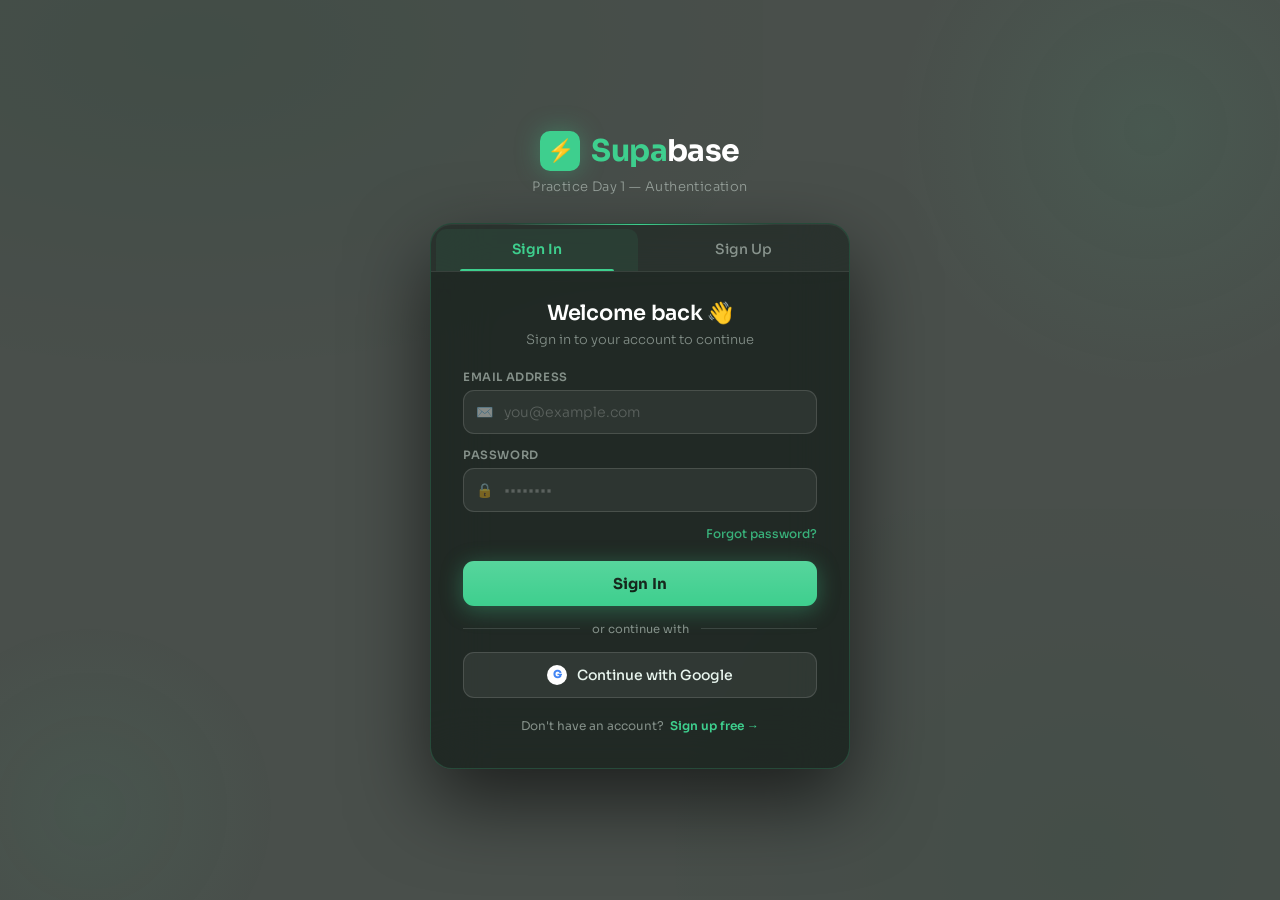
<file: folder .01/cliud.html>
<!DOCTYPE html>
<html lang="en">

<head>
    <meta charset="UTF-8">
    <meta name="viewport" content="width=device-width, initial-scale=1.0">
    <title>Supabase — Authentication</title>
    <link href="https://fonts.googleapis.com/css2?family=Sora:wght@300;400;500;600;700&display=swap" rel="stylesheet">
    <style>

        /* ══════════════════════════════════════
           RESET & BASE
        ══════════════════════════════════════ */
        *, *::before, *::after { box-sizing: border-box; margin: 0; padding: 0; }

        :root {
            --green:        #3ecf8e;
            --green-dark:   #2bb378;
            --green-glow:   rgba(62, 207, 142, 0.35);
            --glass-bg:     rgba(8, 18, 12, 0.60);
            --glass-border: rgba(62, 207, 142, 0.20);
            --text:         #e8f5ee;
            --text-muted:   rgba(232, 245, 238, 0.50);
            --input-bg:     rgba(255, 255, 255, 0.06);
            --input-border: rgba(255, 255, 255, 0.13);
            --input-focus:  rgba(62, 207, 142, 0.55);
            --shadow:       0 32px 80px rgba(0, 0, 0, 0.60);
        }

        html, body {
            min-height: 100vh;
            font-family: 'Sora', sans-serif;
            color: var(--text);
            overflow-x: hidden;
        }

        /* ══════════════════════════════════════
           BACKGROUND
        ══════════════════════════════════════ */
        body {
            background:
                radial-gradient(ellipse 80% 60% at 15% 5%,  rgba(62,207,142,0.13) 0%, transparent 60%),
                radial-gradient(ellipse 60% 80% at 85% 95%, rgba(62,207,142,0.09) 0%, transparent 55%),
                url('https://images.pexels.com/photos/531880/pexels-photo-531880.jpeg?cs=srgb&dl=pexels-pixabay-531880.jpg&fm=jpg')
                center / cover no-repeat fixed;
            display: flex;
            flex-direction: column;
            align-items: center;
            justify-content: center;
            padding: 32px 16px;
            position: relative;
        }

        /* Dark overlay */
        body::before {
            content: '';
            position: fixed;
            inset: 0;
            background: rgba(3, 12, 6, 0.72);
            z-index: 0;
            pointer-events: none;
        }

        /* Floating green orb top-right */
        body::after {
            content: '';
            position: fixed;
            width: 520px; height: 520px;
            border-radius: 50%;
            background: radial-gradient(circle, rgba(62,207,142,0.07) 0%, transparent 70%);
            top: -130px; right: -130px;
            animation: orb-drift 14s ease-in-out infinite alternate;
            z-index: 0;
            pointer-events: none;
        }

        @keyframes orb-drift {
            from { transform: translate(0, 0) scale(1); }
            to   { transform: translate(-50px, 70px) scale(1.12); }
        }

        .orb2 {
            position: fixed;
            width: 380px; height: 380px;
            border-radius: 50%;
            background: radial-gradient(circle, rgba(62,207,142,0.05) 0%, transparent 70%);
            bottom: -100px; left: -100px;
            animation: orb-drift 18s ease-in-out infinite alternate-reverse;
            z-index: 0;
            pointer-events: none;
        }

        /* ══════════════════════════════════════
           PAGE LOGO
        ══════════════════════════════════════ */
        .page-title {
            position: relative;
            z-index: 1;
            text-align: center;
            margin-bottom: 28px;
            animation: fadeDown .55s ease both;
        }

        .logo-row {
            display: flex;
            align-items: center;
            justify-content: center;
            gap: 11px;
            margin-bottom: 7px;
        }

        .logo-icon {
            width: 40px; height: 40px;
            background: var(--green);
            border-radius: 10px;
            display: flex; align-items: center; justify-content: center;
            font-size: 22px;
            box-shadow: 0 0 24px var(--green-glow);
            flex-shrink: 0;
        }

        .page-title h1 {
            font-size: 30px;
            font-weight: 700;
            letter-spacing: -0.6px;
            color: #fff;
            line-height: 1;
        }
        .page-title h1 span { color: var(--green); }

        .page-title p {
            font-size: 13px;
            color: var(--text-muted);
            font-weight: 300;
            letter-spacing: 0.4px;
        }

        /* ══════════════════════════════════════
           CSS-ONLY TAB SYSTEM
           Radio inputs sit BEFORE .auth-card
           so the general sibling selector (~) reaches it
        ══════════════════════════════════════ */
        #tab-login, #tab-signup { display: none; }

        .auth-wrapper {
            position: relative;
            z-index: 1;
            width: 100%;
            max-width: 420px;
            animation: fadeUp .65s ease both .08s;
        }

        /* ── CARD ── */
        .auth-card {
            background: var(--glass-bg);
            backdrop-filter: blur(28px);
            -webkit-backdrop-filter: blur(28px);
            border: 1px solid var(--glass-border);
            border-radius: 22px;
            box-shadow: var(--shadow), inset 0 1px 0 rgba(255,255,255,0.05);
            overflow: hidden;
            position: relative;
        }

        /* Top glow line */
        .auth-card::before {
            content: '';
            position: absolute;
            top: 0; left: 18%; right: 18%;
            height: 1px;
            background: linear-gradient(90deg, transparent, var(--green), transparent);
            z-index: 1;
        }

        /* ── TAB BAR ── */
        .tab-bar {
            display: flex;
            background: rgba(255,255,255,0.04);
            border-bottom: 1px solid rgba(255,255,255,0.07);
            padding: 5px 5px 0;
            gap: 4px;
        }

        .tab-label {
            flex: 1;
            padding: 11px 0 13px;
            text-align: center;
            font-family: 'Sora', sans-serif;
            font-size: 14px;
            font-weight: 500;
            color: var(--text-muted);
            border-radius: 10px 10px 0 0;
            cursor: pointer;
            transition: color .2s, background .2s;
            user-select: none;
            position: relative;
        }

        /* Bottom indicator line */
        .tab-label::after {
            content: '';
            position: absolute;
            bottom: 0; left: 12%; right: 12%;
            height: 2px;
            background: var(--green);
            border-radius: 2px 2px 0 0;
            opacity: 0;
            transition: opacity .2s;
        }

        /* Active states via :checked ~ */
        #tab-login:checked  ~ .auth-card .tab-bar .lbl-login,
        #tab-signup:checked ~ .auth-card .tab-bar .lbl-signup {
            color: var(--green);
            font-weight: 600;
            background: rgba(62,207,142,0.07);
        }

        #tab-login:checked  ~ .auth-card .tab-bar .lbl-login::after,
        #tab-signup:checked ~ .auth-card .tab-bar .lbl-signup::after {
            opacity: 1;
        }

        /* ── PANELS ── */
        .panels { padding: 28px 32px 32px; }
        .panel  { display: none; }

        #tab-login:checked  ~ .auth-card .panels .panel-login  { display: block; }
        #tab-signup:checked ~ .auth-card .panels .panel-signup { display: block; }

        /* ── PANEL HEADER ── */
        .panel-header {
            text-align: center;
            margin-bottom: 22px;
        }

        .panel-header h2 {
            font-size: 21px;
            font-weight: 600;
            color: #fff;
            margin-bottom: 5px;
            letter-spacing: -0.3px;
        }

        .panel-header p {
            font-size: 13px;
            color: var(--text-muted);
            font-weight: 300;
        }

        /* ══════════════════════════════════════
           FORM FIELDS
        ══════════════════════════════════════ */
        .field {
            display: flex;
            flex-direction: column;
            gap: 6px;
            margin-bottom: 14px;
        }

        .field label {
            font-size: 11.5px;
            font-weight: 600;
            color: var(--text-muted);
            letter-spacing: 0.6px;
            text-transform: uppercase;
        }

        .input-wrap {
            position: relative;
            display: flex;
            align-items: center;
        }

        .input-icon {
            position: absolute;
            left: 13px;
            font-size: 14px;
            opacity: 0.42;
            pointer-events: none;
            transition: opacity .2s;
            line-height: 1;
        }

        input[type="text"],
        input[type="email"],
        input[type="password"] {
            width: 100%;
            padding: 12px 14px 12px 40px;
            background: var(--input-bg);
            border: 1px solid var(--input-border);
            border-radius: 11px;
            font-family: 'Sora', sans-serif;
            font-size: 14px;
            font-weight: 400;
            color: var(--text);
            outline: none;
            transition: border-color .22s, background .22s, box-shadow .22s;
            caret-color: var(--green);
            -webkit-appearance: none;
        }

        input::placeholder {
            color: rgba(255, 255, 255, 0.22);
            font-weight: 300;
        }

        input:focus {
            border-color: var(--input-focus);
            background: rgba(255, 255, 255, 0.10);
            box-shadow: 0 0 0 3px rgba(62, 207, 142, 0.10);
        }

        .input-wrap:focus-within .input-icon { opacity: 0.85; }

        /* ── FORGOT LINK ── */
        .forgot-row {
            text-align: right;
            margin: -4px 0 18px;
        }

        .forgot-link {
            font-size: 12px;
            font-weight: 500;
            color: var(--green);
            text-decoration: none;
            opacity: 0.82;
            transition: opacity .15s;
        }
        .forgot-link:hover { opacity: 1; text-decoration: underline; }

        /* ══════════════════════════════════════
           BUTTONS
        ══════════════════════════════════════ */
        .btn-primary {
            display: block;
            width: 100%;
            padding: 13px;
            background: var(--green);
            color: #071a0e;
            border: none;
            border-radius: 11px;
            font-family: 'Sora', sans-serif;
            font-size: 15px;
            font-weight: 700;
            cursor: pointer;
            transition: background .2s, transform .15s, box-shadow .2s;
            letter-spacing: 0.1px;
            box-shadow: 0 4px 22px var(--green-glow);
            position: relative;
            overflow: hidden;
            margin-bottom: 14px;
            text-align: center;
        }

        .btn-primary::after {
            content: '';
            position: absolute;
            inset: 0;
            background: linear-gradient(180deg, rgba(255,255,255,0.13) 0%, transparent 100%);
            pointer-events: none;
        }

        .btn-primary:hover {
            background: var(--green-dark);
            transform: translateY(-1px);
            box-shadow: 0 8px 30px var(--green-glow);
        }

        .btn-primary:active { transform: translateY(0); }

        /* Google button */
        .btn-google {
            display: flex;
            align-items: center;
            justify-content: center;
            gap: 10px;
            width: 100%;
            padding: 12px;
            background: rgba(255, 255, 255, 0.07);
            color: var(--text);
            border: 1px solid var(--input-border);
            border-radius: 11px;
            font-family: 'Sora', sans-serif;
            font-size: 14px;
            font-weight: 500;
            cursor: pointer;
            transition: background .2s, border-color .2s, transform .15s;
        }

        .btn-google:hover {
            background: rgba(255, 255, 255, 0.13);
            border-color: rgba(255, 255, 255, 0.28);
            transform: translateY(-1px);
        }

        .btn-google:active { transform: translateY(0); }

        .g-badge {
            width: 20px; height: 20px;
            background: #fff;
            border-radius: 50%;
            display: flex; align-items: center; justify-content: center;
            font-size: 11px;
            font-weight: 900;
            color: #4285f4;
            flex-shrink: 0;
            line-height: 1;
        }

        /* ── DIVIDER ── */
        .divider {
            display: flex;
            align-items: center;
            gap: 12px;
            margin: 16px 0;
        }

        .divider-line { flex: 1; height: 1px; background: var(--input-border); }

        .divider span {
            font-size: 11.5px;
            color: var(--text-muted);
            white-space: nowrap;
        }

        /* ── CARD FOOTER ── */
        .card-footer-note {
            text-align: center;
            margin-top: 18px;
            font-size: 12px;
            color: var(--text-muted);
            line-height: 1.7;
        }

        .card-footer-note a,
        .switch-label {
            color: var(--green);
            text-decoration: none;
            font-weight: 600;
            cursor: pointer;
        }

        .card-footer-note a:hover,
        .switch-label:hover { text-decoration: underline; }

        /* ══════════════════════════════════════
           ANIMATIONS
        ══════════════════════════════════════ */
        @keyframes fadeUp {
            from { opacity: 0; transform: translateY(22px); }
            to   { opacity: 1; transform: translateY(0);    }
        }

        @keyframes fadeDown {
            from { opacity: 0; transform: translateY(-16px); }
            to   { opacity: 1; transform: translateY(0);     }
        }

        /* ══════════════════════════════════════
           SCROLLBAR
        ══════════════════════════════════════ */
        ::-webkit-scrollbar { width: 5px; }
        ::-webkit-scrollbar-track { background: transparent; }
        ::-webkit-scrollbar-thumb { background: rgba(62,207,142,0.28); border-radius: 3px; }

        /* ══════════════════════════════════════
           RESPONSIVE
        ══════════════════════════════════════ */
        @media (max-width: 480px) {
            .panels { padding: 22px 20px 26px; }
            body    { padding: 20px 12px; }
        }

    </style>
</head>

<body>

    <!-- Decorative orb bottom-left -->
    <div class="orb2"></div>

    <!-- ══════════════════════════════════════
         LOGO
    ══════════════════════════════════════ -->
    <div class="page-title">
        <div class="logo-row">
            <div class="logo-icon">⚡</div>
            <h1><span>Supa</span>base</h1>
        </div>
        <p>Practice Day 1 — Authentication</p>
    </div>

    <!-- ══════════════════════════════════════
         AUTH CARD
         Radio inputs MUST be direct previous
         siblings of .auth-card for ~ to work
    ══════════════════════════════════════ -->
    <div class="auth-wrapper">

        <input type="radio" name="auth-tab" id="tab-login"  checked>
        <input type="radio" name="auth-tab" id="tab-signup">

        <div class="auth-card">

            <!-- TAB BAR -->
            <div class="tab-bar">
                <label class="tab-label lbl-login"  for="tab-login">Sign In</label>
                <label class="tab-label lbl-signup" for="tab-signup">Sign Up</label>
            </div>

            <!-- PANELS -->
            <div class="panels">

                <!-- ────────────────────────────
                     SIGN IN  ·  2 fields
                ──────────────────────────── -->
                <div class="panel panel-login">

                    <div class="panel-header">
                        <h2>Welcome back 👋</h2>
                        <p>Sign in to your account to continue</p>
                    </div>

                    <!-- 1. Email -->
                    <div class="field">
                        <label for="login-email">Email address</label>
                        <div class="input-wrap">
                            <span class="input-icon">✉️</span>
                            <input
                                type="email"
                                id="login-email"
                                placeholder="you@example.com"
                                autocomplete="email"
                            >
                        </div>
                    </div>

                    <!-- 2. Password -->
                    <div class="field">
                        <label for="login-password">Password</label>
                        <div class="input-wrap">
                            <span class="input-icon">🔒</span>
                            <input
                                type="password"
                                id="login-password"
                                placeholder="••••••••"
                                autocomplete="current-password"
                            >
                        </div>
                    </div>

                    <div class="forgot-row">
                        <a href="#" class="forgot-link">Forgot password?</a>
                    </div>

                    <button type="button" class="btn-primary">Sign In</button>

                    <div class="divider">
                        <div class="divider-line"></div>
                        <span>or continue with</span>
                        <div class="divider-line"></div>
                    </div>

                    <button type="button" class="btn-google">
                        <div class="g-badge">G</div>
                        Continue with Google
                    </button>

                    <div class="card-footer-note">
                        Don't have an account?&nbsp;
                        <label class="switch-label" for="tab-signup">Sign up free →</label>
                    </div>

                </div>
                <!-- /panel-login -->


                <!-- ────────────────────────────
                     SIGN UP  ·  4 fields
                ──────────────────────────── -->
                <div class="panel panel-signup">

                    <div class="panel-header">
                        <h2>Create account ✨</h2>
                        <p>Join Supabase and start building today</p>
                    </div>

                    <!-- 1. Full name -->
                    <div class="field">
                        <label for="signup-name">Full name</label>
                        <div class="input-wrap">
                            <span class="input-icon">🙂</span>
                            <input
                                type="text"
                                id="signup-name"
                                placeholder="John Doe"
                                autocomplete="name"
                            >
                        </div>
                    </div>

                    <!-- 2. Email -->
                    <div class="field">
                        <label for="signup-email">Email address</label>
                        <div class="input-wrap">
                            <span class="input-icon">✉️</span>
                            <input
                                type="email"
                                id="signup-email"
                                placeholder="you@example.com"
                                autocomplete="email"
                            >
                        </div>
                    </div>

                    <!-- 3. Password -->
                    <div class="field">
                        <label for="signup-password">Password</label>
                        <div class="input-wrap">
                            <span class="input-icon">🔒</span>
                            <input
                                type="password"
                                id="signup-password"
                                placeholder="Min. 8 characters"
                                autocomplete="new-password"
                            >
                        </div>
                    </div>

                    <!-- 4. Confirm password -->
                    <div class="field">
                        <label for="signup-confirm">Confirm password</label>
                        <div class="input-wrap">
                            <span class="input-icon">🛡️</span>
                            <input
                                type="password"
                                id="signup-confirm"
                                placeholder="Repeat your password"
                                autocomplete="new-password"
                            >
                        </div>
                    </div>

                    <button type="button" class="btn-primary">Create Account</button>

                    <div class="divider">
                        <div class="divider-line"></div>
                        <span>or sign up with</span>
                        <div class="divider-line"></div>
                    </div>

                    <button type="button" class="btn-google">
                        <div class="g-badge">G</div>
                        Sign up with Google
                    </button>

                    <div class="card-footer-note">
                        Already have an account?&nbsp;
                        <label class="switch-label" for="tab-login">← Sign in</label><br>
                        By signing up you agree to our
                        <a href="#">Terms</a> &amp; <a href="#">Privacy Policy</a>
                    </div>

                </div>
                <!-- /panel-signup -->

            </div>
            <!-- /panels -->

        </div>
        <!-- /auth-card -->

    </div>
    <!-- /auth-wrapper -->

</body>
</html>
</file>
